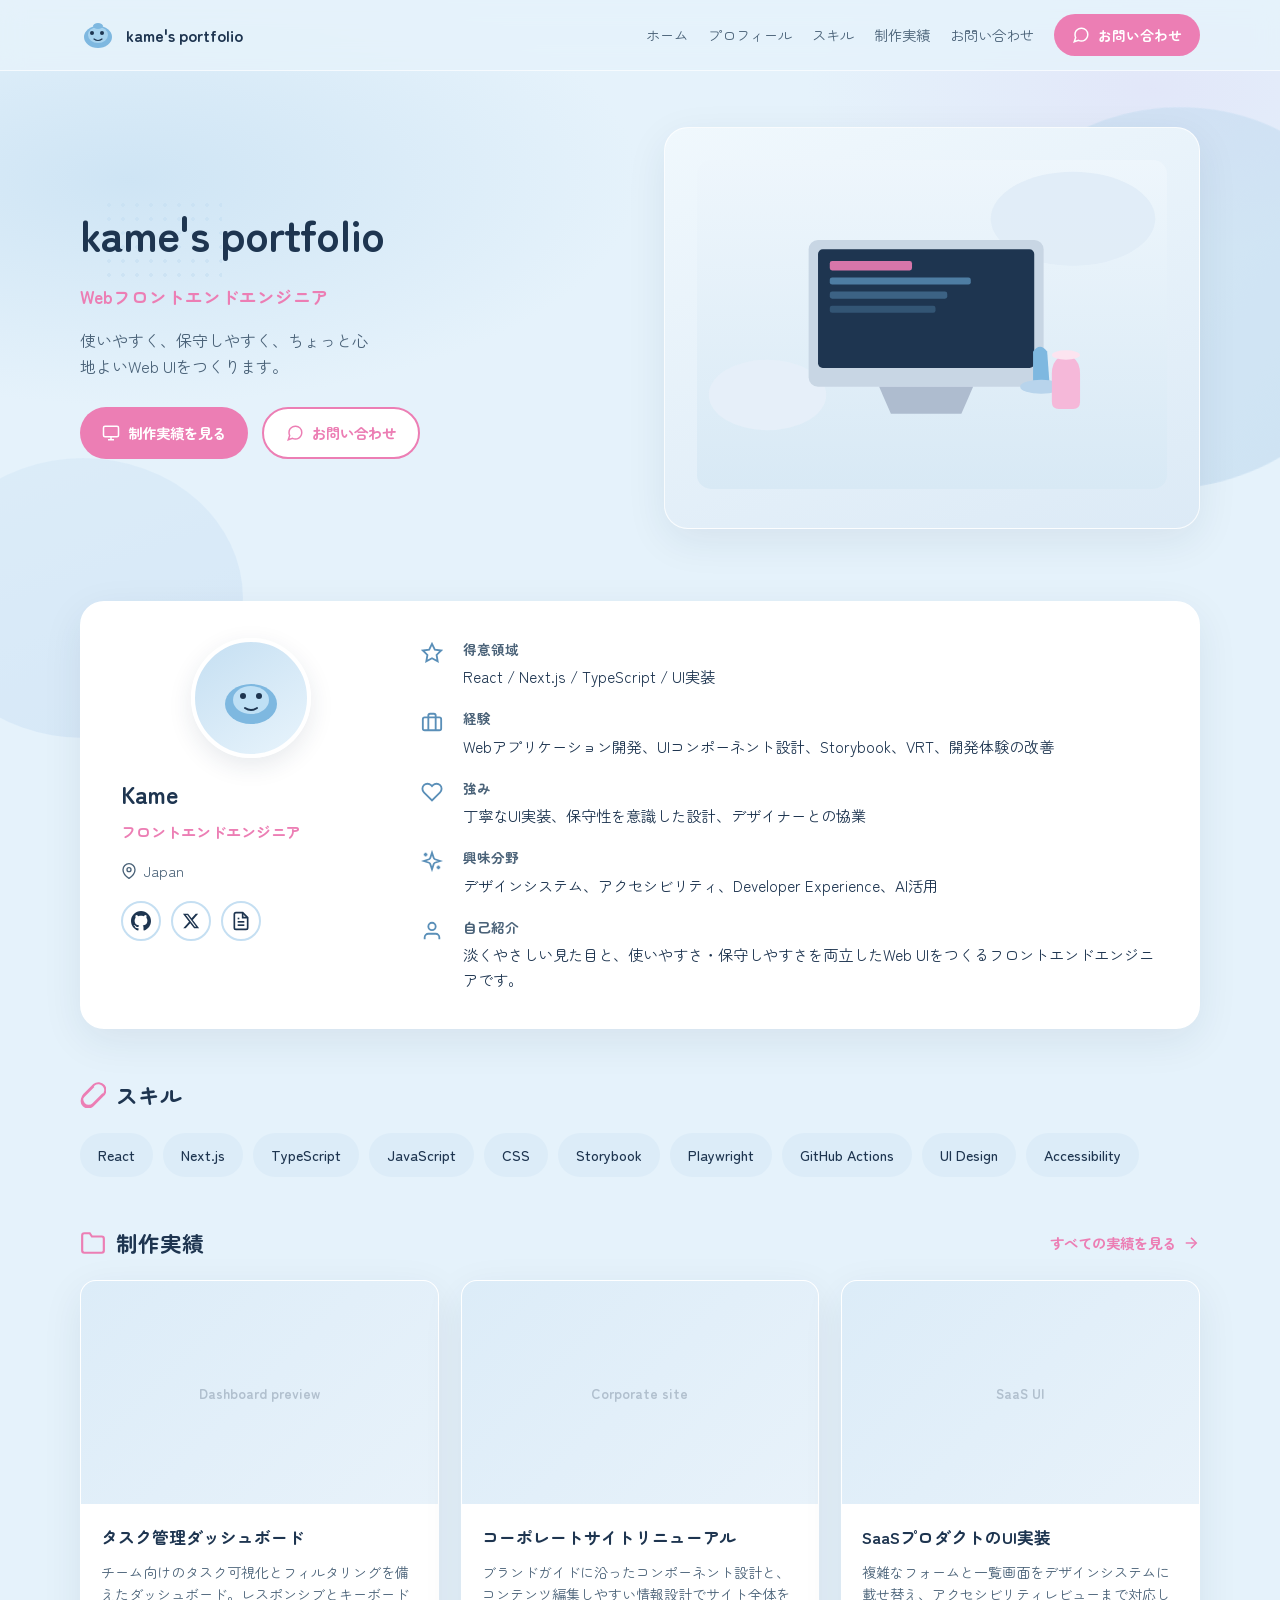
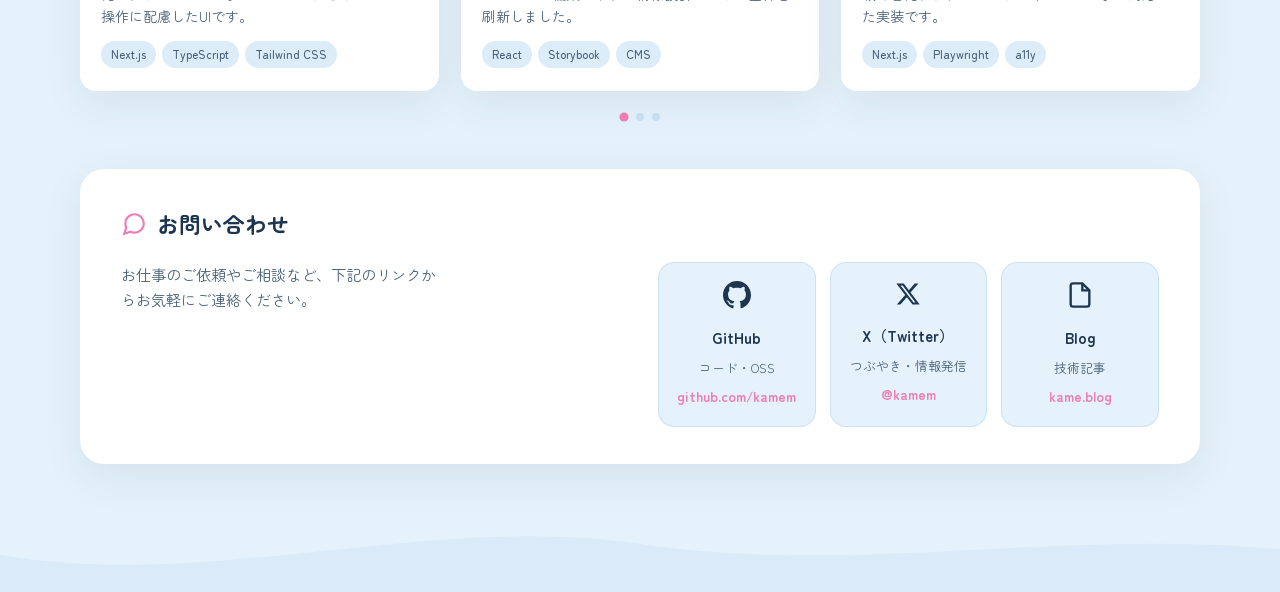
<file: index.html>
<!doctype html>
<html lang="ja">
  <head>
    <meta charset="UTF-8" />
    <meta name="viewport" content="width=device-width, initial-scale=1" />
    <title>kame's portfolio | Webフロントエンドエンジニア</title>
    <link rel="preconnect" href="https://fonts.googleapis.com" />
    <link rel="preconnect" href="https://fonts.gstatic.com" crossorigin />
    <link
      href="https://fonts.googleapis.com/css2?family=Zen+Maru+Gothic:wght@400;500;700&display=swap"
      rel="stylesheet"
    />
    <style>
      :root {
        --bg-sky: #e5f2fb;
        --bg-wash: #dbeaf8;
        --white: #ffffff;
        --text: #1e3550;
        --text-muted: #4a6278;
        --accent: #ec7eb4;
        --accent-hover: #e05a9f;
        --accent-soft: rgba(236, 126, 180, 0.15);
        --blue-soft: #c5dff2;
        --tag-bg: #dcecf8;
        --shadow: 0 12px 40px rgba(30, 53, 80, 0.08);
        --radius-lg: 24px;
        --radius-md: 16px;
        --radius-sm: 999px;
        --max: 1120px;
      }

      *,
      *::before,
      *::after {
        box-sizing: border-box;
      }

      html {
        scroll-behavior: smooth;
      }

      body {
        margin: 0;
        font-family:
          "Zen Maru Gothic", "Hiragino Sans", "Hiragino Kaku Gothic ProN",
          sans-serif;
        color: var(--text);
        background: var(--bg-sky);
        line-height: 1.65;
        overflow-x: hidden;
      }

      a {
        color: inherit;
        text-decoration: none;
      }

      img {
        max-width: 100%;
        height: auto;
        display: block;
      }

      .page-bg {
        position: fixed;
        inset: 0;
        z-index: -1;
        pointer-events: none;
        background:
          radial-gradient(
            ellipse 80% 50% at 10% 20%,
            rgba(197, 223, 242, 0.7) 0%,
            transparent 50%
          ),
          radial-gradient(
            ellipse 60% 40% at 90% 10%,
            rgba(220, 210, 245, 0.35) 0%,
            transparent 45%
          ),
          var(--bg-sky);
      }

      .blob {
        position: absolute;
        border-radius: 50%;
        filter: blur(0px);
        opacity: 0.5;
      }

      .blob-1 {
        width: 420px;
        height: 380px;
        background: linear-gradient(135deg, var(--blue-soft), #b8d4ec);
        top: 12%;
        right: -8%;
        transform: rotate(-12deg);
      }

      .blob-2 {
        width: 320px;
        height: 280px;
        background: linear-gradient(160deg, #d4e8f7, #c9dff5);
        bottom: 18%;
        left: -6%;
      }

      .dots {
        position: absolute;
        width: 120px;
        height: 80px;
        background-image: radial-gradient(
          circle,
          var(--blue-soft) 2px,
          transparent 2px
        );
        background-size: 14px 14px;
        opacity: 0.6;
        top: 22%;
        left: 8%;
      }

      .container {
        width: min(100% - 40px, var(--max));
        margin-inline: auto;
      }

      /* Header */
      .site-header {
        position: sticky;
        top: 0;
        z-index: 100;
        padding: 14px 0;
        background: rgba(229, 242, 251, 0.85);
        backdrop-filter: blur(12px);
        border-bottom: 1px solid rgba(255, 255, 255, 0.6);
      }

      .header-inner {
        display: flex;
        align-items: center;
        justify-content: space-between;
        gap: 16px;
        flex-wrap: wrap;
      }

      .logo {
        display: flex;
        align-items: center;
        gap: 10px;
        font-weight: 700;
        font-size: 1rem;
        color: var(--text);
      }

      .logo svg {
        flex-shrink: 0;
      }

      .nav-main {
        display: flex;
        align-items: center;
        gap: 8px 20px;
        flex-wrap: wrap;
      }

      .nav-main a:not(.btn-nav) {
        font-size: 0.9rem;
        color: var(--text-muted);
        transition: color 0.2s;
      }

      .nav-main a:not(.btn-nav):hover {
        color: var(--accent);
      }

      .btn {
        display: inline-flex;
        align-items: center;
        justify-content: center;
        gap: 8px;
        padding: 12px 22px;
        border-radius: var(--radius-sm);
        font-weight: 700;
        font-size: 0.9rem;
        border: none;
        cursor: pointer;
        transition:
          background 0.2s,
          color 0.2s,
          transform 0.15s;
        font-family: inherit;
      }

      .btn:active {
        transform: scale(0.98);
      }

      .btn-primary {
        background: var(--accent);
        color: var(--white);
      }

      .btn-primary:hover {
        background: var(--accent-hover);
      }

      .btn-outline {
        background: var(--white);
        color: var(--accent);
        border: 2px solid var(--accent);
      }

      .btn-outline:hover {
        background: var(--accent-soft);
      }

      .btn-nav {
        padding: 10px 18px;
        font-size: 0.85rem;
      }

      .icon-sm {
        width: 18px;
        height: 18px;
        flex-shrink: 0;
      }

      /* Hero */
      .hero {
        padding: 56px 0 72px;
      }

      .hero-grid {
        display: grid;
        grid-template-columns: 1fr 1fr;
        gap: 48px;
        align-items: center;
      }

      @media (max-width: 900px) {
        .hero-grid {
          grid-template-columns: 1fr;
          text-align: center;
        }

        .hero-actions {
          justify-content: center;
        }

        .hero-visual {
          order: -1;
          max-width: 400px;
          margin-inline: auto;
        }

        .nav-main {
          width: 100%;
          justify-content: center;
        }

        .site-header .btn-nav {
          width: 100%;
          justify-content: center;
        }
      }

      .hero h1 {
        margin: 0 0 12px;
        font-size: clamp(2rem, 5vw, 2.75rem);
        font-weight: 700;
        letter-spacing: -0.02em;
      }

      .hero .lead-role {
        margin: 0 0 16px;
        font-size: 1.1rem;
        font-weight: 700;
        color: var(--accent);
      }

      .hero .intro {
        margin: 0 0 28px;
        color: var(--text-muted);
        font-size: 1rem;
        max-width: 36ch;
      }

      @media (max-width: 900px) {
        .hero .intro {
          margin-inline: auto;
        }
      }

      .hero-actions {
        display: flex;
        flex-wrap: wrap;
        gap: 14px;
      }

      .hero-visual {
        position: relative;
      }

      .hero-illustration {
        background: linear-gradient(160deg, #f0f8fd 0%, #dceaf6 100%);
        border-radius: var(--radius-lg);
        padding: 32px;
        box-shadow: var(--shadow);
        border: 1px solid rgba(255, 255, 255, 0.8);
      }

      /* Cards */
      .card {
        background: var(--white);
        border-radius: var(--radius-lg);
        box-shadow: var(--shadow);
        padding: 36px 40px;
        border: 1px solid rgba(255, 255, 255, 0.9);
      }

      @media (max-width: 640px) {
        .card {
          padding: 28px 22px;
        }
      }

      .section {
        margin-bottom: 48px;
      }

      .section-title {
        display: flex;
        align-items: center;
        gap: 10px;
        font-size: 1.35rem;
        font-weight: 700;
        margin: 0 0 20px;
      }

      .section-title svg {
        color: var(--accent);
      }

      /* Profile */
      .profile-grid {
        display: grid;
        grid-template-columns: 260px 1fr;
        gap: 40px;
        align-items: start;
      }

      @media (max-width: 768px) {
        .profile-grid {
          grid-template-columns: 1fr;
          text-align: center;
        }

        .profile-aside .social {
          justify-content: center;
        }

        .profile-aside .loc {
          justify-content: center;
        }
      }

      .avatar {
        width: 120px;
        height: 120px;
        border-radius: 50%;
        background: linear-gradient(145deg, var(--blue-soft), #e8f4fc);
        margin: 0 auto 16px;
        display: flex;
        align-items: center;
        justify-content: center;
        border: 4px solid var(--white);
        box-shadow: 0 8px 24px rgba(30, 53, 80, 0.1);
      }

      .profile-aside h2 {
        margin: 0 0 6px;
        font-size: 1.5rem;
      }

      .profile-aside .role {
        margin: 0 0 12px;
        font-weight: 700;
        color: var(--accent);
        font-size: 0.95rem;
      }

      .loc {
        display: flex;
        align-items: center;
        gap: 6px;
        color: var(--text-muted);
        font-size: 0.9rem;
        margin-bottom: 18px;
        justify-content: flex-start;
      }

      .social {
        display: flex;
        gap: 10px;
        flex-wrap: wrap;
      }

      .social a {
        width: 40px;
        height: 40px;
        border-radius: 50%;
        border: 2px solid var(--blue-soft);
        display: flex;
        align-items: center;
        justify-content: center;
        color: var(--text);
        transition:
          border-color 0.2s,
          background 0.2s;
      }

      .social a:hover {
        border-color: var(--accent);
        background: var(--accent-soft);
        color: var(--accent);
      }

      .info-list {
        list-style: none;
        margin: 0;
        padding: 0;
        display: flex;
        flex-direction: column;
        gap: 18px;
      }

      .info-item {
        display: grid;
        grid-template-columns: 28px 1fr;
        gap: 14px;
        align-items: start;
      }

      .info-item svg {
        margin-top: 4px;
        color: #5a8fb8;
      }

      .info-item dt {
        font-weight: 700;
        font-size: 0.85rem;
        color: var(--text-muted);
        margin-bottom: 4px;
      }

      .info-item dd {
        margin: 0;
        font-size: 0.95rem;
        color: var(--text);
      }

      /* Skills */
      .skill-tags {
        display: flex;
        flex-wrap: wrap;
        gap: 10px;
      }

      .skill-tag {
        padding: 10px 18px;
        background: var(--tag-bg);
        border-radius: var(--radius-sm);
        font-size: 0.9rem;
        font-weight: 500;
        color: var(--text);
      }

      /* Projects */
      .projects-head {
        display: flex;
        align-items: center;
        justify-content: space-between;
        gap: 16px;
        flex-wrap: wrap;
        margin-bottom: 20px;
      }

      .projects-head .section-title {
        margin: 0;
      }

      .link-arrow {
        display: inline-flex;
        align-items: center;
        gap: 6px;
        font-weight: 700;
        font-size: 0.9rem;
        color: var(--accent);
      }

      .link-arrow:hover {
        text-decoration: underline;
      }

      .project-grid {
        display: grid;
        grid-template-columns: repeat(3, 1fr);
        gap: 22px;
      }

      @media (max-width: 900px) {
        .project-grid {
          grid-template-columns: 1fr;
        }
      }

      .project-card {
        background: var(--white);
        border-radius: var(--radius-md);
        overflow: hidden;
        box-shadow: var(--shadow);
        border: 1px solid rgba(255, 255, 255, 0.95);
        transition: transform 0.2s;
      }

      .project-card:hover {
        transform: translateY(-4px);
      }

      .project-thumb {
        aspect-ratio: 16 / 10;
        background: linear-gradient(135deg, #dcecf8, #e8f2fa);
        display: flex;
        align-items: center;
        justify-content: center;
        color: rgba(30, 53, 80, 0.25);
        font-weight: 700;
        font-size: 0.85rem;
      }

      .project-body {
        padding: 20px 20px 22px;
      }

      .project-body h3 {
        margin: 0 0 10px;
        font-size: 1.05rem;
      }

      .project-body p {
        margin: 0 0 14px;
        font-size: 0.88rem;
        color: var(--text-muted);
        line-height: 1.55;
      }

      .project-tech {
        display: flex;
        flex-wrap: wrap;
        gap: 6px;
      }

      .project-tech span {
        font-size: 0.72rem;
        padding: 4px 10px;
        background: var(--tag-bg);
        border-radius: var(--radius-sm);
        color: var(--text-muted);
        font-weight: 500;
      }

      .carousel-dots {
        display: flex;
        justify-content: center;
        gap: 8px;
        margin-top: 22px;
      }

      .carousel-dots span {
        width: 8px;
        height: 8px;
        border-radius: 50%;
        background: var(--blue-soft);
      }

      .carousel-dots span.active {
        background: var(--accent);
        transform: scale(1.15);
      }

      /* Contact */
      .contact-inner {
        display: grid;
        grid-template-columns: 1fr 1fr;
        gap: 36px;
        align-items: start;
      }

      @media (max-width: 768px) {
        .contact-inner {
          grid-template-columns: 1fr;
        }
      }

      .contact-text {
        color: var(--text-muted);
        font-size: 0.95rem;
        margin: 0 0 22px;
        max-width: 40ch;
      }

      .contact-links {
        display: grid;
        grid-template-columns: repeat(3, 1fr);
        gap: 14px;
      }

      @media (max-width: 640px) {
        .contact-links {
          grid-template-columns: 1fr;
        }
      }

      .contact-box {
        background: var(--bg-sky);
        border-radius: var(--radius-md);
        padding: 18px;
        text-align: center;
        border: 1px solid rgba(197, 223, 242, 0.8);
      }

      .contact-box svg {
        margin: 0 auto 10px;
        color: var(--text);
      }

      .contact-box strong {
        display: block;
        font-size: 0.95rem;
        margin-bottom: 6px;
      }

      .contact-box small {
        display: block;
        font-size: 0.8rem;
        color: var(--text-muted);
        margin-bottom: 4px;
      }

      .contact-box a.url {
        font-size: 0.85rem;
        color: var(--accent);
        font-weight: 700;
        word-break: break-all;
      }

      .footer-wave {
        margin-top: 48px;
        height: 80px;
        color: var(--bg-wash);
      }

      .footer-wave svg {
        width: 100%;
        height: 100%;
        display: block;
      }
    </style>
  </head>
  <body>
    <div class="page-bg" aria-hidden="true">
      <div class="blob blob-1"></div>
      <div class="blob blob-2"></div>
      <div class="dots"></div>
    </div>

    <header class="site-header">
      <div class="container header-inner">
        <a href="#top" class="logo">
          <svg width="36" height="36" viewBox="0 0 36 36" aria-hidden="true">
            <ellipse cx="18" cy="20" rx="14" ry="11" fill="#7eb8e0" />
            <ellipse cx="18" cy="18" rx="10" ry="8" fill="#a8d4ef" />
            <circle cx="12" cy="16" r="2" fill="#1e3550" />
            <circle cx="22" cy="16" r="2" fill="#1e3550" />
            <path
              d="M14 22 Q18 25 22 22"
              stroke="#1e3550"
              stroke-width="1.2"
              fill="none"
              stroke-linecap="round"
            />
            <ellipse cx="18" cy="9" rx="5" ry="3" fill="#7eb8e0" />
          </svg>
          kame's portfolio
        </a>
        <nav class="nav-main" aria-label="メインナビゲーション">
          <a href="#top">ホーム</a>
          <a href="#profile">プロフィール</a>
          <a href="#skills">スキル</a>
          <a href="#projects">制作実績</a>
          <a href="#contact">お問い合わせ</a>
          <a href="#contact" class="btn btn-primary btn-nav">
            <svg
              class="icon-sm"
              viewBox="0 0 24 24"
              fill="none"
              stroke="currentColor"
              stroke-width="2"
              aria-hidden="true"
            >
              <path
                d="M21 11.5a8.38 8.38 0 0 1-.9 3.8 8.5 8.5 0 0 1-7.6 4.7 8.38 8.38 0 0 1-3.8-.9L3 21l1.9-5.7a8.38 8.38 0 0 1-.9-3.8 8.5 8.5 0 0 1 4.7-7.6 8.38 8.38 0 0 1 3.8-.9h.5a8.48 8.48 0 0 1 8 8v.5z"
              />
            </svg>
            お問い合わせ
          </a>
        </nav>
      </div>
    </header>

    <main id="top">
      <section class="hero">
        <div class="container hero-grid">
          <div class="hero-copy">
            <h1>kame's portfolio</h1>
            <p class="lead-role">Webフロントエンドエンジニア</p>
            <p class="intro">
              使いやすく、保守しやすく、ちょっと心地よいWeb UIをつくります。
            </p>
            <div class="hero-actions">
              <a href="#projects" class="btn btn-primary">
                <svg
                  class="icon-sm"
                  viewBox="0 0 24 24"
                  fill="none"
                  stroke="currentColor"
                  stroke-width="2"
                  aria-hidden="true"
                >
                  <rect x="2" y="3" width="20" height="14" rx="2" />
                  <line x1="8" y1="21" x2="16" y2="21" />
                  <line x1="12" y1="17" x2="12" y2="21" />
                </svg>
                制作実績を見る
              </a>
              <a href="#contact" class="btn btn-outline">
                <svg
                  class="icon-sm"
                  viewBox="0 0 24 24"
                  fill="none"
                  stroke="currentColor"
                  stroke-width="2"
                  aria-hidden="true"
                >
                  <path
                    d="M21 11.5a8.38 8.38 0 0 1-.9 3.8 8.5 8.5 0 0 1-7.6 4.7 8.38 8.38 0 0 1-3.8-.9L3 21l1.9-5.7a8.38 8.38 0 0 1-.9-3.8 8.5 8.5 0 0 1 4.7-7.6 8.38 8.38 0 0 1 3.8-.9h.5a8.48 8.48 0 0 1 8 8v.5z"
                  />
                </svg>
                お問い合わせ
              </a>
            </div>
          </div>
          <div class="hero-visual" aria-hidden="true">
            <div class="hero-illustration">
              <svg
                viewBox="0 0 400 280"
                width="100%"
                height="auto"
                xmlns="http://www.w3.org/2000/svg"
              >
                <defs>
                  <linearGradient id="desk" x1="0%" y1="0%" x2="0%" y2="100%">
                    <stop offset="0%" stop-color="#eef6fc" />
                    <stop offset="100%" stop-color="#d8e9f5" />
                  </linearGradient>
                </defs>
                <rect width="400" height="280" fill="url(#desk)" rx="12" />
                <ellipse
                  cx="320"
                  cy="50"
                  rx="70"
                  ry="40"
                  fill="#e0edf8"
                  opacity="0.9"
                />
                <ellipse
                  cx="60"
                  cy="200"
                  rx="50"
                  ry="30"
                  fill="#e8f0fa"
                  opacity="0.85"
                />
                <g transform="translate(95, 48)">
                  <rect
                    x="0"
                    y="20"
                    width="200"
                    height="125"
                    rx="8"
                    fill="#c8d6e4"
                  />
                  <rect
                    x="8"
                    y="28"
                    width="184"
                    height="101"
                    rx="4"
                    fill="#1e3550"
                  />
                  <rect
                    x="18"
                    y="38"
                    width="70"
                    height="8"
                    rx="2"
                    fill="#ec7eb4"
                    opacity="0.9"
                  />
                  <rect
                    x="18"
                    y="52"
                    width="120"
                    height="6"
                    rx="2"
                    fill="#5a8fb8"
                    opacity="0.8"
                  />
                  <rect
                    x="18"
                    y="64"
                    width="100"
                    height="6"
                    rx="2"
                    fill="#5a8fb8"
                    opacity="0.5"
                  />
                  <rect
                    x="18"
                    y="76"
                    width="90"
                    height="6"
                    rx="2"
                    fill="#5a8fb8"
                    opacity="0.35"
                  />
                  <path
                    d="M60 145 L140 145 L130 168 L70 168 Z"
                    fill="#aebccf"
                  />
                </g>
                <g transform="translate(278, 155)">
                  <path d="M8 35 L22 35 L20 8 Q14 0 8 8 Z" fill="#7eb8e0" />
                  <ellipse cx="15" cy="38" rx="18" ry="6" fill="#b8d4ec" />
                </g>
                <g transform="translate(300, 168)">
                  <path
                    d="M20 0 Q26 4 26 14 L26 38 Q26 44 20 44 L8 44 Q2 44 2 38 L2 14 Q2 4 8 0 Z"
                    fill="#f5b8d9"
                  />
                  <ellipse cx="14" cy="-2" rx="12" ry="4" fill="#fce4f0" />
                </g>
              </svg>
            </div>
          </div>
        </div>
      </section>

      <div class="container">
        <section
          id="profile"
          class="section card"
          aria-labelledby="profile-heading"
        >
          <div class="profile-grid">
            <aside class="profile-aside">
              <div class="avatar" aria-hidden="true">
                <svg width="72" height="72" viewBox="0 0 72 72">
                  <ellipse cx="36" cy="42" rx="26" ry="20" fill="#7eb8e0" />
                  <ellipse cx="36" cy="38" rx="18" ry="14" fill="#bfe0f5" />
                  <circle cx="28" cy="34" r="3" fill="#1e3550" />
                  <circle cx="44" cy="34" r="3" fill="#1e3550" />
                  <path
                    d="M30 46 Q36 50 42 46"
                    stroke="#1e3550"
                    stroke-width="2"
                    fill="none"
                    stroke-linecap="round"
                  />
                </svg>
              </div>
              <h2 id="profile-heading">Kame</h2>
              <p class="role">フロントエンドエンジニア</p>
              <p class="loc">
                <svg
                  width="16"
                  height="16"
                  viewBox="0 0 24 24"
                  fill="none"
                  stroke="currentColor"
                  stroke-width="2"
                  aria-hidden="true"
                >
                  <path d="M21 10c0 7-9 13-9 13s-9-6-9-13a9 9 0 0 1 18 0z" />
                  <circle cx="12" cy="10" r="3" />
                </svg>
                Japan
              </p>
              <div class="social">
                <a
                  href="https://github.com/kamem"
                  target="_blank"
                  rel="noopener noreferrer"
                  aria-label="GitHub"
                >
                  <svg
                    width="20"
                    height="20"
                    viewBox="0 0 24 24"
                    fill="currentColor"
                    aria-hidden="true"
                  >
                    <path
                      d="M12 0c-6.626 0-12 5.373-12 12 0 5.302 3.438 9.8 8.207 11.387.599.111.793-.261.793-.577v-2.234c-3.338.726-4.033-1.416-4.033-1.416-.546-1.387-1.333-1.756-1.333-1.756-1.089-.745.083-.729.083-.729 1.205.084 1.839 1.237 1.839 1.237 1.07 1.834 2.807 1.304 3.492.997.107-.775.418-1.305.762-1.604-2.665-.305-5.467-1.334-5.467-5.931 0-1.311.469-2.381 1.236-3.221-.124-.303-.535-1.524.117-3.176 0 0 1.008-.322 3.301 1.23.957-.266 1.983-.399 3.003-.404 1.02.005 2.047.138 3.006.404 2.291-1.552 3.297-1.23 3.297-1.23.653 1.653.242 2.874.118 3.176.77.84 1.235 1.911 1.235 3.221 0 4.609-2.807 5.624-5.479 5.921.43.372.823 1.102.823 2.222v3.293c0 .319.192.694.801.576 4.765-1.589 8.199-6.086 8.199-11.386 0-6.627-5.373-12-12-12z"
                    />
                  </svg>
                </a>
                <a
                  href="https://twitter.com/kamem"
                  target="_blank"
                  rel="noopener noreferrer"
                  aria-label="X（Twitter）"
                >
                  <svg
                    width="18"
                    height="18"
                    viewBox="0 0 24 24"
                    fill="currentColor"
                    aria-hidden="true"
                  >
                    <path
                      d="M18.244 2.25h3.308l-7.227 8.26 8.502 11.24H16.17l-5.214-6.817L4.99 21.75H1.68l7.73-8.835L1.254 2.25H8.08l4.713 6.231zm-1.161 17.52h1.833L7.084 4.126H5.117z"
                    />
                  </svg>
                </a>
                <a
                  href="https://kame.blog"
                  target="_blank"
                  rel="noopener noreferrer"
                  aria-label="ブログ"
                >
                  <svg
                    width="20"
                    height="20"
                    viewBox="0 0 24 24"
                    fill="none"
                    stroke="currentColor"
                    stroke-width="2"
                    aria-hidden="true"
                  >
                    <path
                      d="M14 2H6a2 2 0 0 0-2 2v16a2 2 0 0 0 2 2h12a2 2 0 0 0 2-2V8z"
                    />
                    <polyline points="14 2 14 8 20 8" />
                    <line x1="16" y1="13" x2="8" y2="13" />
                    <line x1="16" y1="17" x2="8" y2="17" />
                    <polyline points="10 9 9 9 8 9" />
                  </svg>
                </a>
              </div>
            </aside>
            <dl class="info-list">
              <div class="info-item">
                <svg
                  width="22"
                  height="22"
                  viewBox="0 0 24 24"
                  fill="none"
                  stroke="currentColor"
                  stroke-width="2"
                  aria-hidden="true"
                >
                  <polygon
                    points="12 2 15.09 8.26 22 9.27 17 14.14 18.18 21.02 12 17.77 5.82 21.02 7 14.14 2 9.27 8.91 8.26 12 2"
                  />
                </svg>
                <div>
                  <dt>得意領域</dt>
                  <dd>React / Next.js / TypeScript / UI実装</dd>
                </div>
              </div>
              <div class="info-item">
                <svg
                  width="22"
                  height="22"
                  viewBox="0 0 24 24"
                  fill="none"
                  stroke="currentColor"
                  stroke-width="2"
                  aria-hidden="true"
                >
                  <rect x="2" y="7" width="20" height="14" rx="2" ry="2" />
                  <path d="M16 21V5a2 2 0 0 0-2-2h-4a2 2 0 0 0-2 2v16" />
                </svg>
                <div>
                  <dt>経験</dt>
                  <dd>
                    Webアプリケーション開発、UIコンポーネント設計、Storybook、VRT、開発体験の改善
                  </dd>
                </div>
              </div>
              <div class="info-item">
                <svg
                  width="22"
                  height="22"
                  viewBox="0 0 24 24"
                  fill="none"
                  stroke="currentColor"
                  stroke-width="2"
                  aria-hidden="true"
                >
                  <path
                    d="M20.84 4.61a5.5 5.5 0 0 0-7.78 0L12 5.67l-1.06-1.06a5.5 5.5 0 0 0-7.78 7.78l1.06 1.06L12 21.23l7.78-7.78 1.06-1.06a5.5 5.5 0 0 0 0-7.78z"
                  />
                </svg>
                <div>
                  <dt>強み</dt>
                  <dd>
                    丁寧なUI実装、保守性を意識した設計、デザイナーとの協業
                  </dd>
                </div>
              </div>
              <div class="info-item">
                <svg
                  width="22"
                  height="22"
                  viewBox="0 0 24 24"
                  fill="none"
                  stroke="currentColor"
                  stroke-width="2"
                  aria-hidden="true"
                >
                  <path
                    d="m12 3-1.912 5.813a2 2 0 0 1-1.275 1.275L3 12l5.813 1.912a2 2 0 0 1 1.275 1.275L12 21l1.912-5.813a2 2 0 0 1 1.275-1.275L21 12l-5.813-1.912a2 2 0 0 1-1.275-1.275L12 3Z"
                  />
                  <path d="M5 3v4" />
                  <path d="M19 17v4" />
                  <path d="M3 5h4" />
                  <path d="M17 19h4" />
                </svg>
                <div>
                  <dt>興味分野</dt>
                  <dd>
                    デザインシステム、アクセシビリティ、Developer
                    Experience、AI活用
                  </dd>
                </div>
              </div>
              <div class="info-item">
                <svg
                  width="22"
                  height="22"
                  viewBox="0 0 24 24"
                  fill="none"
                  stroke="currentColor"
                  stroke-width="2"
                  aria-hidden="true"
                >
                  <path d="M20 21v-2a4 4 0 0 0-4-4H8a4 4 0 0 0-4 4v2" />
                  <circle cx="12" cy="7" r="4" />
                </svg>
                <div>
                  <dt>自己紹介</dt>
                  <dd>
                    淡くやさしい見た目と、使いやすさ・保守しやすさを両立したWeb
                    UIをつくるフロントエンドエンジニアです。
                  </dd>
                </div>
              </div>
            </dl>
          </div>
        </section>

        <section id="skills" class="section" aria-labelledby="skills-heading">
          <h2 id="skills-heading" class="section-title">
            <svg
              width="26"
              height="26"
              viewBox="0 0 24 24"
              fill="none"
              stroke="currentColor"
              stroke-width="2"
              aria-hidden="true"
            >
              <path
                d="m21.44 11.05-9.19 9.19a6 6 0 0 1-8.49-8.49l9.19-9.19A4 4 0 1 1 21 12.49l-9.19 9.19a6 6 0 0 1-8.49-8.49l9.19-9.19"
              />
            </svg>
            スキル
          </h2>
          <div class="skill-tags">
            <span class="skill-tag">React</span>
            <span class="skill-tag">Next.js</span>
            <span class="skill-tag">TypeScript</span>
            <span class="skill-tag">JavaScript</span>
            <span class="skill-tag">CSS</span>
            <span class="skill-tag">Storybook</span>
            <span class="skill-tag">Playwright</span>
            <span class="skill-tag">GitHub Actions</span>
            <span class="skill-tag">UI Design</span>
            <span class="skill-tag">Accessibility</span>
          </div>
        </section>

        <section
          id="projects"
          class="section"
          aria-labelledby="projects-heading"
        >
          <div class="projects-head">
            <h2 id="projects-heading" class="section-title">
              <svg
                width="26"
                height="26"
                viewBox="0 0 24 24"
                fill="none"
                stroke="currentColor"
                stroke-width="2"
                aria-hidden="true"
              >
                <path
                  d="M22 19a2 2 0 0 1-2 2H4a2 2 0 0 1-2-2V5a2 2 0 0 1 2-2h5l2 3h9a2 2 0 0 1 2 2z"
                />
              </svg>
              制作実績
            </h2>
            <a href="#projects" class="link-arrow">
              すべての実績を見る
              <svg
                width="18"
                height="18"
                viewBox="0 0 24 24"
                fill="none"
                stroke="currentColor"
                stroke-width="2"
                aria-hidden="true"
              >
                <line x1="5" y1="12" x2="19" y2="12" />
                <polyline points="12 5 19 12 12 19" />
              </svg>
            </a>
          </div>
          <div class="project-grid">
            <article class="project-card">
              <div class="project-thumb">Dashboard preview</div>
              <div class="project-body">
                <h3>タスク管理ダッシュボード</h3>
                <p>
                  チーム向けのタスク可視化とフィルタリングを備えたダッシュボード。レスポンシブとキーボード操作に配慮したUIです。
                </p>
                <div class="project-tech">
                  <span>Next.js</span>
                  <span>TypeScript</span>
                  <span>Tailwind CSS</span>
                </div>
              </div>
            </article>
            <article class="project-card">
              <div class="project-thumb">Corporate site</div>
              <div class="project-body">
                <h3>コーポレートサイトリニューアル</h3>
                <p>
                  ブランドガイドに沿ったコンポーネント設計と、コンテンツ編集しやすい情報設計でサイト全体を刷新しました。
                </p>
                <div class="project-tech">
                  <span>React</span>
                  <span>Storybook</span>
                  <span>CMS</span>
                </div>
              </div>
            </article>
            <article class="project-card">
              <div class="project-thumb">SaaS UI</div>
              <div class="project-body">
                <h3>SaaSプロダクトのUI実装</h3>
                <p>
                  複雑なフォームと一覧画面をデザインシステムに載せ替え、アクセシビリティレビューまで対応した実装です。
                </p>
                <div class="project-tech">
                  <span>Next.js</span>
                  <span>Playwright</span>
                  <span>a11y</span>
                </div>
              </div>
            </article>
          </div>
          <div class="carousel-dots" aria-hidden="true">
            <span class="active"></span>
            <span></span>
            <span></span>
          </div>
        </section>

        <section
          id="contact"
          class="section card"
          aria-labelledby="contact-heading"
        >
          <h2 id="contact-heading" class="section-title">
            <svg
              width="26"
              height="26"
              viewBox="0 0 24 24"
              fill="none"
              stroke="currentColor"
              stroke-width="2"
              aria-hidden="true"
            >
              <path
                d="M21 11.5a8.38 8.38 0 0 1-.9 3.8 8.5 8.5 0 0 1-7.6 4.7 8.38 8.38 0 0 1-3.8-.9L3 21l1.9-5.7a8.38 8.38 0 0 1-.9-3.8 8.5 8.5 0 0 1 4.7-7.6 8.38 8.38 0 0 1 3.8-.9h.5a8.48 8.48 0 0 1 8 8v.5z"
              />
            </svg>
            お問い合わせ
          </h2>
          <div class="contact-inner">
            <div>
              <p class="contact-text">
                お仕事のご依頼やご相談など、下記のリンクからお気軽にご連絡ください。
              </p>
            </div>
            <div class="contact-links">
              <div class="contact-box">
                <svg
                  width="28"
                  height="28"
                  viewBox="0 0 24 24"
                  fill="currentColor"
                  aria-hidden="true"
                >
                  <path
                    d="M12 0c-6.626 0-12 5.373-12 12 0 5.302 3.438 9.8 8.207 11.387.599.111.793-.261.793-.577v-2.234c-3.338.726-4.033-1.416-4.033-1.416-.546-1.387-1.333-1.756-1.333-1.756-1.089-.745.083-.729.083-.729 1.205.084 1.839 1.237 1.839 1.237 1.07 1.834 2.807 1.304 3.492.997.107-.775.418-1.305.762-1.604-2.665-.305-5.467-1.334-5.467-5.931 0-1.311.469-2.381 1.236-3.221-.124-.303-.535-1.524.117-3.176 0 0 1.008-.322 3.301 1.23.957-.266 1.983-.399 3.003-.404 1.02.005 2.047.138 3.006.404 2.291-1.552 3.297-1.23 3.297-1.23.653 1.653.242 2.874.118 3.176.77.84 1.235 1.911 1.235 3.221 0 4.609-2.807 5.624-5.479 5.921.43.372.823 1.102.823 2.222v3.293c0 .319.192.694.801.576 4.765-1.589 8.199-6.086 8.199-11.386 0-6.627-5.373-12-12-12z"
                  />
                </svg>
                <strong>GitHub</strong>
                <small>コード・OSS</small>
                <a
                  class="url"
                  href="https://github.com/kamem"
                  target="_blank"
                  rel="noopener noreferrer"
                  >github.com/kamem</a
                >
              </div>
              <div class="contact-box">
                <svg
                  width="26"
                  height="26"
                  viewBox="0 0 24 24"
                  fill="currentColor"
                  aria-hidden="true"
                >
                  <path
                    d="M18.244 2.25h3.308l-7.227 8.26 8.502 11.24H16.17l-5.214-6.817L4.99 21.75H1.68l7.73-8.835L1.254 2.25H8.08l4.713 6.231zm-1.161 17.52h1.833L7.084 4.126H5.117z"
                  />
                </svg>
                <strong>X（Twitter）</strong>
                <small>つぶやき・情報発信</small>
                <a
                  class="url"
                  href="https://twitter.com/kamem"
                  target="_blank"
                  rel="noopener noreferrer"
                  >@kamem</a
                >
              </div>
              <div class="contact-box">
                <svg
                  width="28"
                  height="28"
                  viewBox="0 0 24 24"
                  fill="none"
                  stroke="currentColor"
                  stroke-width="2"
                  aria-hidden="true"
                >
                  <path
                    d="M14 2H6a2 2 0 0 0-2 2v16a2 2 0 0 0 2 2h12a2 2 0 0 0 2-2V8z"
                  />
                  <polyline points="14 2 14 8 20 8" />
                </svg>
                <strong>Blog</strong>
                <small>技術記事</small>
                <a
                  class="url"
                  href="https://kame.blog"
                  target="_blank"
                  rel="noopener noreferrer"
                  >kame.blog</a
                >
              </div>
            </div>
          </div>
        </section>
      </div>

      <div class="footer-wave" aria-hidden="true">
        <svg
          viewBox="0 0 1440 120"
          preserveAspectRatio="none"
          xmlns="http://www.w3.org/2000/svg"
        >
          <path
            fill="currentColor"
            d="M0,64 C240,120 480,0 720,48 C960,96 1200,24 1440,56 L1440,120 L0,120 Z"
          />
        </svg>
      </div>
    </main>
  </body>
</html>
</file>
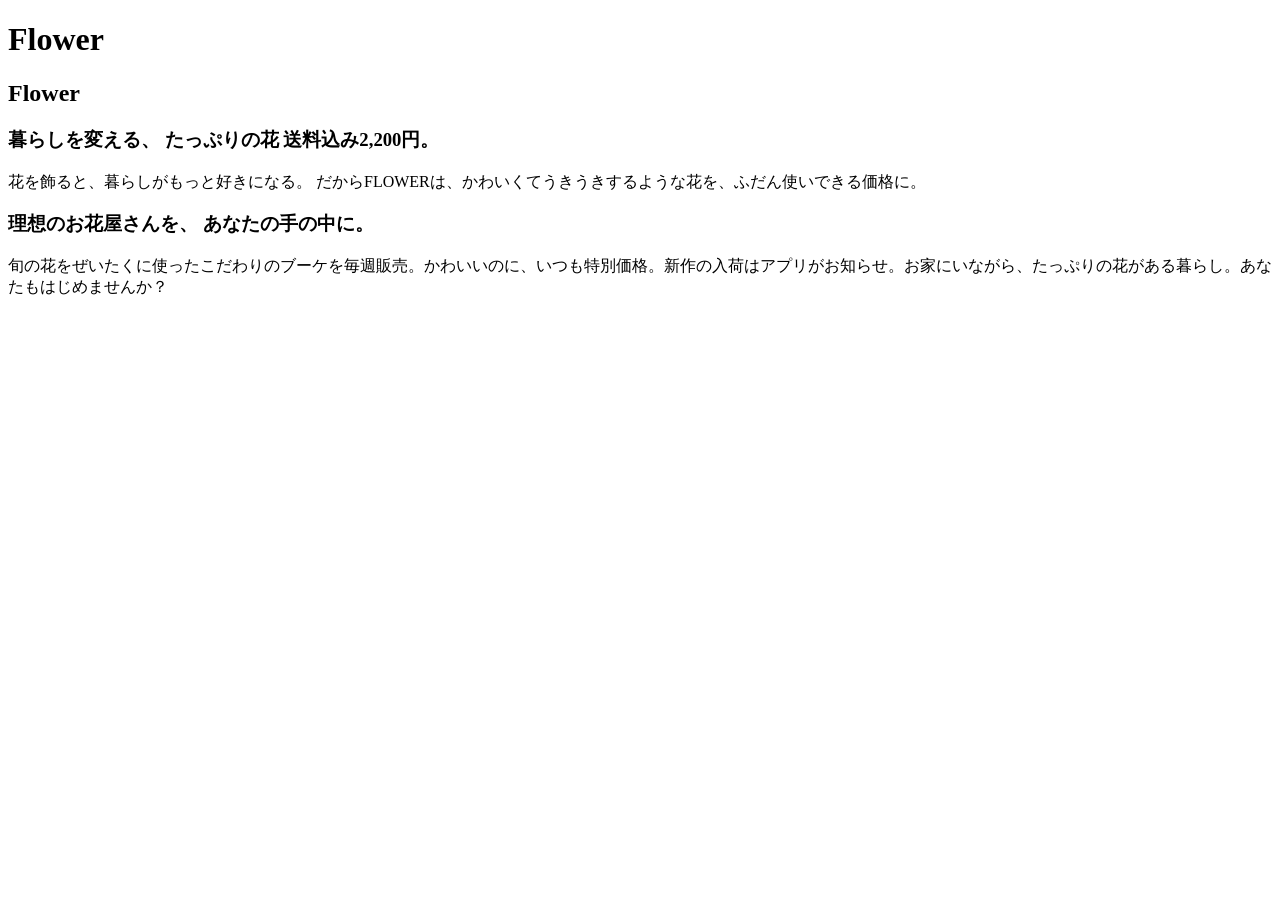
<file: flowr.html>
<!doctype html>
<html lang="en">
  <head>
    <meta charset="UTF-8" />
    <meta name="viewport" content="width=device-width, initial-scale=1.0" />
    <title>Document</title>
  </head>
  <body>
    <header>
      <h1>Flower</h1>
    </header>
    <main>
      <article>
        <h2>Flower</h2>
        <section>
          <h3>暮らしを変える、 たっぷりの花 送料込み2,200円。</h3>
          <p>
            花を飾ると、暮らしがもっと好きになる。
            だからFLOWERは、かわいくてうきうきするような花を、ふだん使いできる価格に。
          </p>
        </section>

        <section>
          <h3>理想のお花屋さんを、 あなたの手の中に。</h3>
          <p>
            旬の花をぜいたくに使ったこだわりのブーケを毎週販売。かわいいのに、いつも特別価格。新作の入荷はアプリがお知らせ。お家にいながら、たっぷりの花がある暮らし。あなたもはじめませんか？
          </p>
        </section>
      </article>
    </main>
    <footer></footer>
  </body>
</html>
</file>
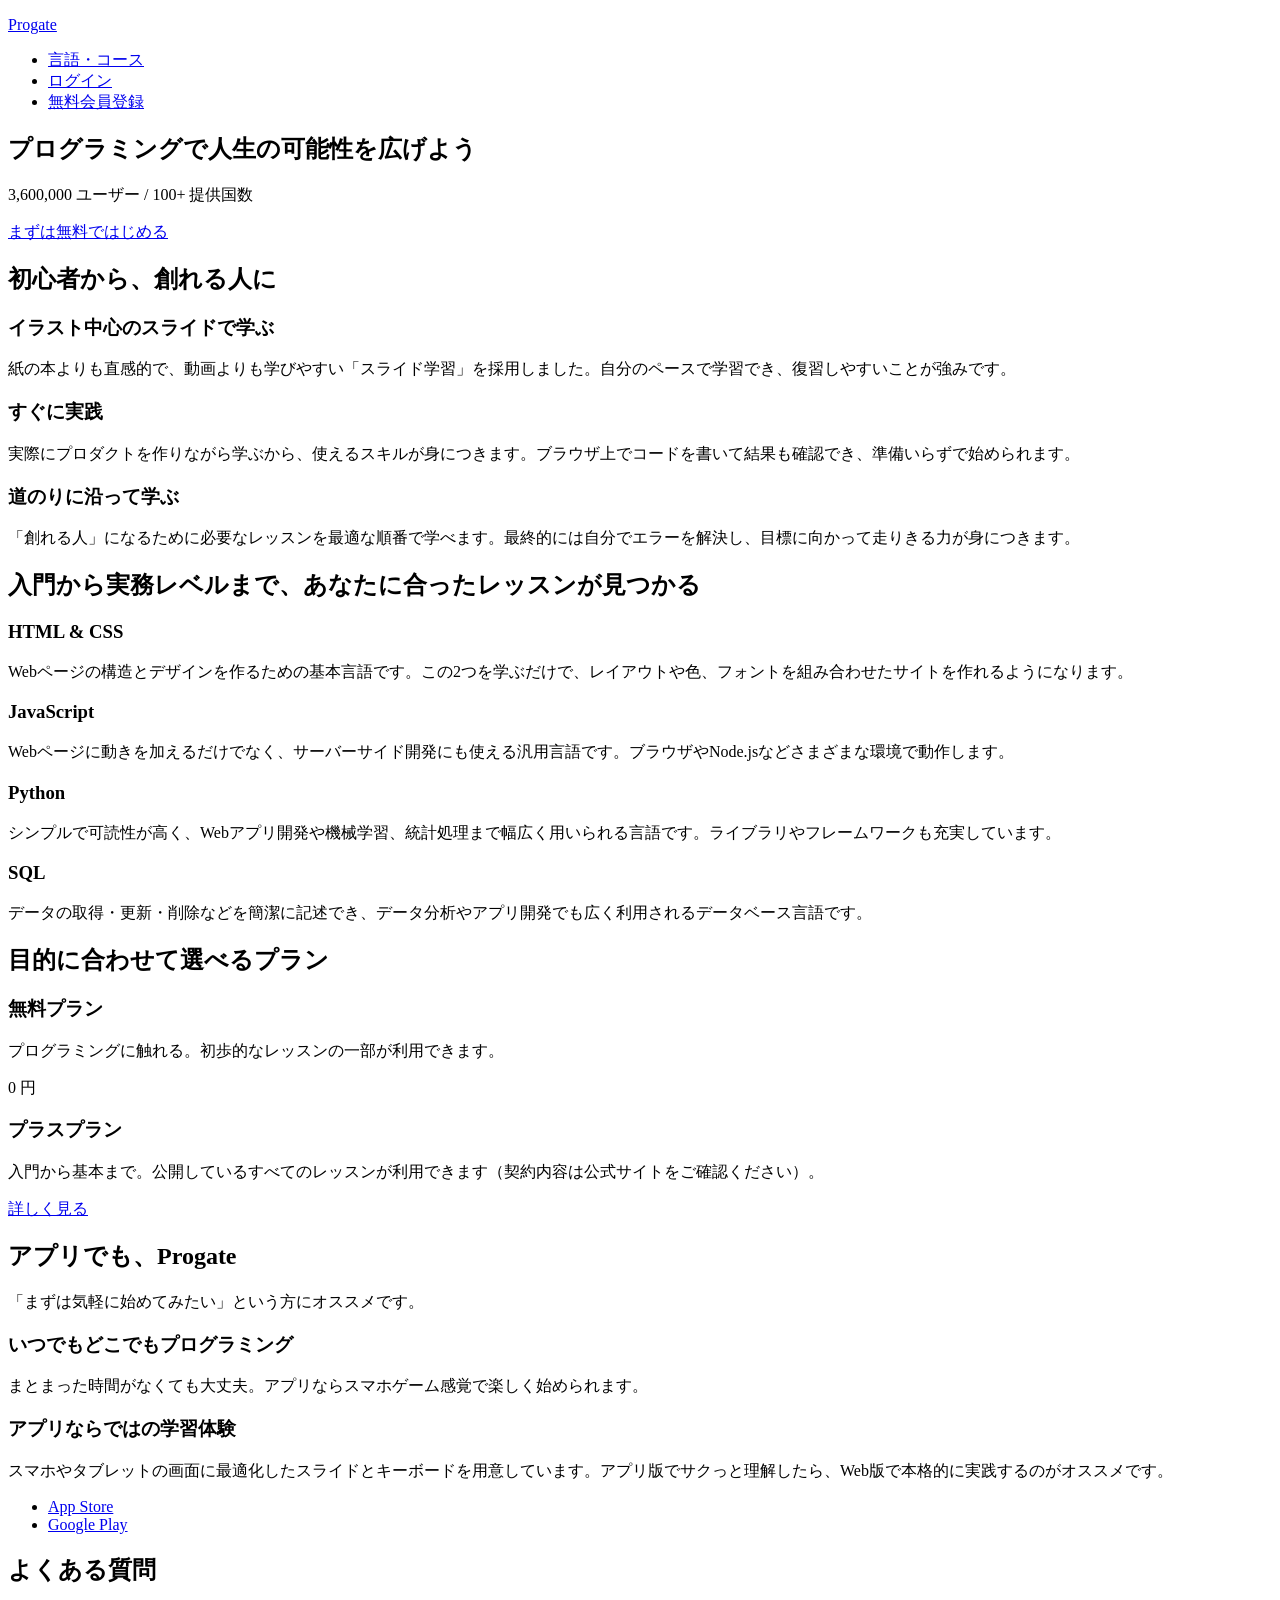
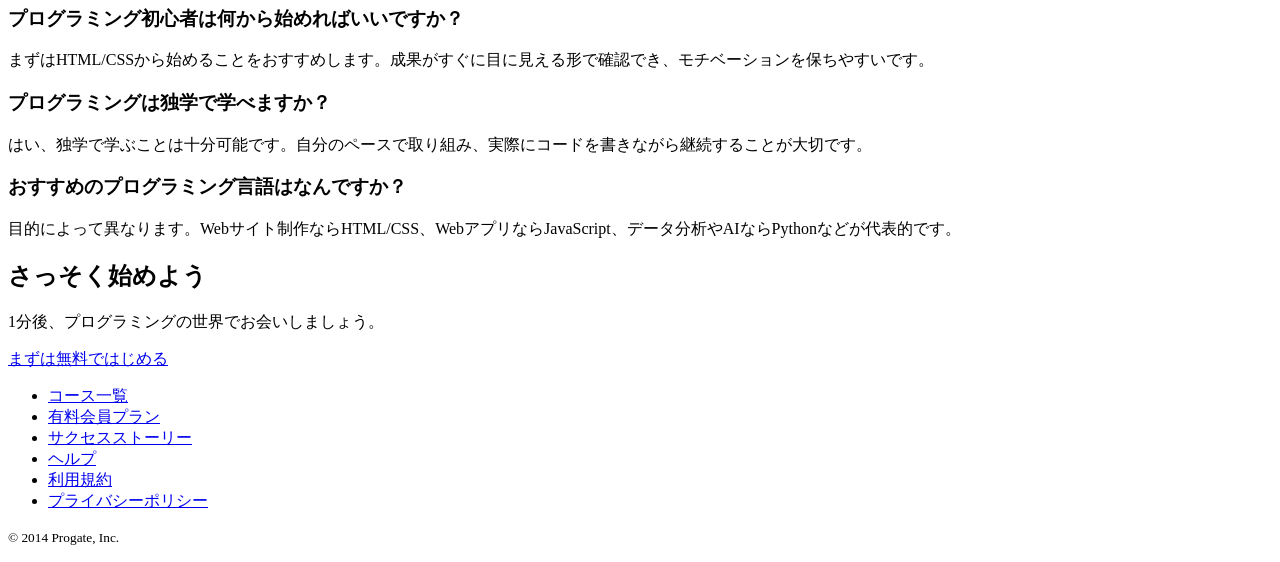
<file: prog-8.html>
<!doctype html>
<html lang="ja">
  <head>
    <meta charset="utf-8" />
    <meta name="viewport" content="width=device-width, initial-scale=1" />
    <title>Progate | プログラミングの入門なら基礎から学べる</title>
  </head>
  <body>
    <header>
      <p><a href="https://prog-8.com/">Progate</a></p>
      <nav>
        <ul>
          <li><a href="https://prog-8.com/">言語・コース</a></li>
          <li><a href="https://prog-8.com/">ログイン</a></li>
          <li><a href="https://prog-8.com/">無料会員登録</a></li>
        </ul>
      </nav>
    </header>

    <main>
      <article>
        <h1>プログラミングで人生の可能性を広げよう</h1>
        <p>3,600,000 ユーザー / 100+ 提供国数</p>
        <p><a href="https://prog-8.com/">まずは無料ではじめる</a></p>

        <section>
          <h2>初心者から、創れる人に</h2>

          <section>
            <h3>イラスト中心のスライドで学ぶ</h3>
            <p>
              紙の本よりも直感的で、動画よりも学びやすい「スライド学習」を採用しました。自分のペースで学習でき、復習しやすいことが強みです。
            </p>
          </section>

          <section>
            <h3>すぐに実践</h3>
            <p>
              実際にプロダクトを作りながら学ぶから、使えるスキルが身につきます。ブラウザ上でコードを書いて結果も確認でき、準備いらずで始められます。
            </p>
          </section>

          <section>
            <h3>道のりに沿って学ぶ</h3>
            <p>
              「創れる人」になるために必要なレッスンを最適な順番で学べます。最終的には自分でエラーを解決し、目標に向かって走りきる力が身につきます。
            </p>
          </section>
        </section>

        <section>
          <h2>入門から実務レベルまで、あなたに合ったレッスンが見つかる</h2>

          <section>
            <h3>HTML &amp; CSS</h3>
            <p>
              Webページの構造とデザインを作るための基本言語です。この2つを学ぶだけで、レイアウトや色、フォントを組み合わせたサイトを作れるようになります。
            </p>
          </section>

          <section>
            <h3>JavaScript</h3>
            <p>
              Webページに動きを加えるだけでなく、サーバーサイド開発にも使える汎用言語です。ブラウザやNode.jsなどさまざまな環境で動作します。
            </p>
          </section>

          <section>
            <h3>Python</h3>
            <p>
              シンプルで可読性が高く、Webアプリ開発や機械学習、統計処理まで幅広く用いられる言語です。ライブラリやフレームワークも充実しています。
            </p>
          </section>

          <section>
            <h3>SQL</h3>
            <p>
              データの取得・更新・削除などを簡潔に記述でき、データ分析やアプリ開発でも広く利用されるデータベース言語です。
            </p>
          </section>
        </section>

        <section>
          <h2>目的に合わせて選べるプラン</h2>

          <section>
            <h3>無料プラン</h3>
            <p>
              プログラミングに触れる。初歩的なレッスンの一部が利用できます。
            </p>
            <p>0 円</p>
          </section>

          <section>
            <h3>プラスプラン</h3>
            <p>
              入門から基本まで。公開しているすべてのレッスンが利用できます（契約内容は公式サイトをご確認ください）。
            </p>
            <p><a href="https://prog-8.com/">詳しく見る</a></p>
          </section>
        </section>

        <section>
          <h2>アプリでも、Progate</h2>
          <p>「まずは気軽に始めてみたい」という方にオススメです。</p>

          <section>
            <h3>いつでもどこでもプログラミング</h3>
            <p>
              まとまった時間がなくても大丈夫。アプリならスマホゲーム感覚で楽しく始められます。
            </p>
          </section>

          <section>
            <h3>アプリならではの学習体験</h3>
            <p>
              スマホやタブレットの画面に最適化したスライドとキーボードを用意しています。アプリ版でサクっと理解したら、Web版で本格的に実践するのがオススメです。
            </p>
          </section>

          <ul>
            <li><a href="https://apps.apple.com/">App Store</a></li>
            <li><a href="https://play.google.com/">Google Play</a></li>
          </ul>
        </section>

        <section>
          <h2>よくある質問</h2>

          <section>
            <h3>プログラミング初心者は何から始めればいいですか？</h3>
            <p>
              まずはHTML/CSSから始めることをおすすめします。成果がすぐに目に見える形で確認でき、モチベーションを保ちやすいです。
            </p>
          </section>

          <section>
            <h3>プログラミングは独学で学べますか？</h3>
            <p>
              はい、独学で学ぶことは十分可能です。自分のペースで取り組み、実際にコードを書きながら継続することが大切です。
            </p>
          </section>

          <section>
            <h3>おすすめのプログラミング言語はなんですか？</h3>
            <p>
              目的によって異なります。Webサイト制作ならHTML/CSS、WebアプリならJavaScript、データ分析やAIならPythonなどが代表的です。
            </p>
          </section>
        </section>

        <section>
          <h2>さっそく始めよう</h2>
          <p>1分後、プログラミングの世界でお会いしましょう。</p>
          <p><a href="https://prog-8.com/">まずは無料ではじめる</a></p>
        </section>
      </article>
    </main>

    <footer>
      <ul>
        <li><a href="https://prog-8.com/">コース一覧</a></li>
        <li><a href="https://prog-8.com/">有料会員プラン</a></li>
        <li><a href="https://prog-8.com/">サクセスストーリー</a></li>
        <li><a href="https://prog-8.com/">ヘルプ</a></li>
        <li><a href="https://prog-8.com/">利用規約</a></li>
        <li><a href="https://prog-8.com/">プライバシーポリシー</a></li>
      </ul>
      <p><small>© 2014 Progate, Inc.</small></p>
    </footer>
  </body>
</html>
</file>
